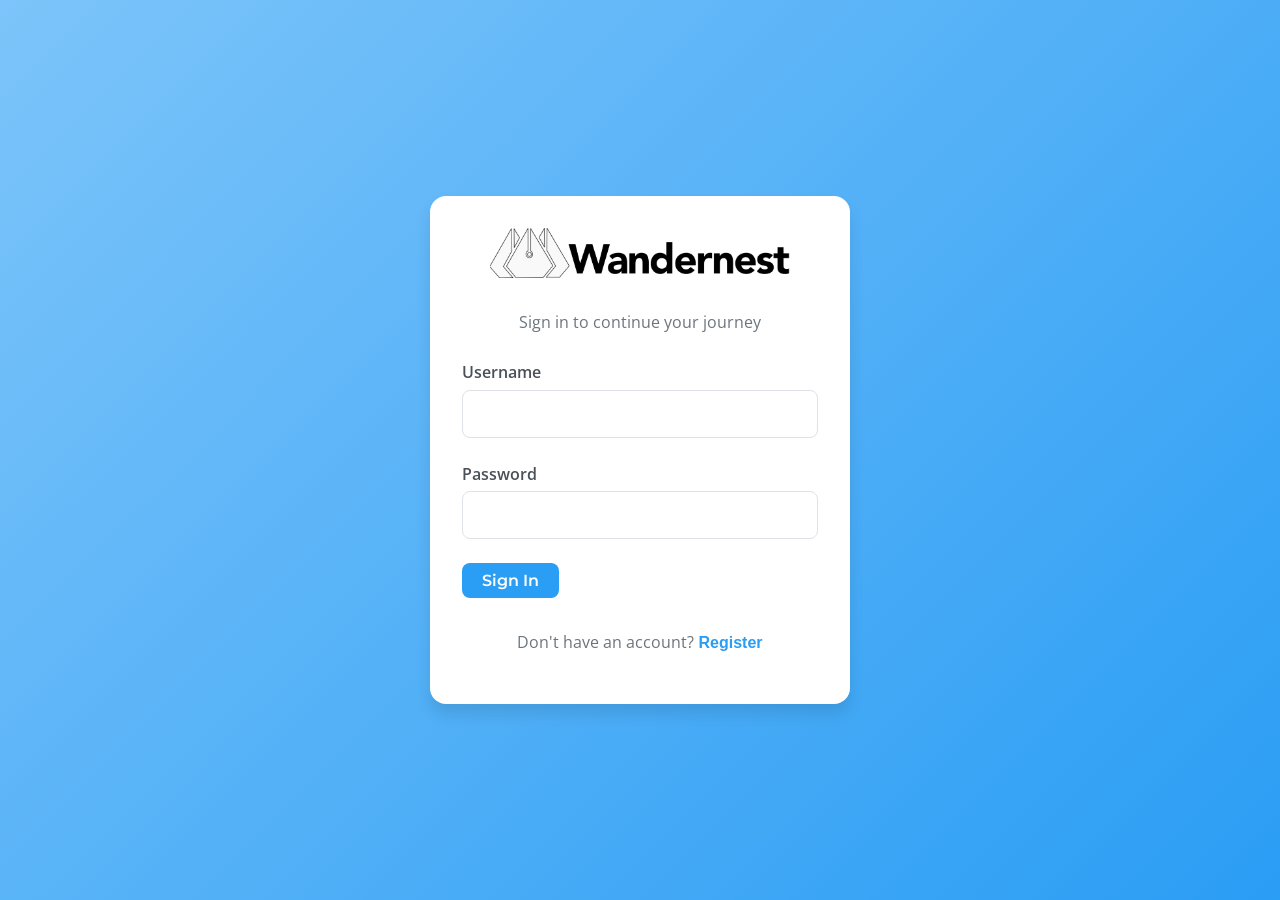
<file: index.html>
<!DOCTYPE html>
<html lang="en">
<head>
  <meta charset="UTF-8">
  <meta name="viewport" content="width=device-width, initial-scale=1.0">
  <title>Travel Journal - Sign In</title>
  <link rel="stylesheet" href="styles/main.css">
  <link rel="stylesheet" href="styles/signin.css">
  <link href="https://fonts.googleapis.com/css2?family=Montserrat:wght@400;600;700&family=Open+Sans:wght@400;600&display=swap" rel="stylesheet">
</head>
<body>
  <div class="container signin-container">
    <div class="signin-card">
      <div class="signin-header">
        <div class="logo">
          <!-- <svg xmlns="http://www.w3.org/2000/svg" width="40" height="40" viewBox="0 0 24 24" fill="none" stroke="currentColor" stroke-width="2" stroke-linecap="round" stroke-linejoin="round" class="lucide lucide-map">
            <polygon points="3 6 9 3 15 6 21 3 21 18 15 21 9 18 3 21"></polygon>
            <line x1="9" x2="9" y1="3" y2="18"></line>
            <line x1="15" x2="15" y1="6" y2="21"></line>
          </svg> -->
          <div class="logo">
            <img src="logo1.png" height="50px" width="300px" >
          </div>
        </div>
        <!-- <h1>Travel Journal</h1> -->
        <p>Sign in to continue your journey</p>
      </div>
      <form id="signin-form">
        <div class="form-group">
          <label for="username">Username</label>
          <input type="text" id="username" name="username" required>
          <span class="error-message" id="username-error"></span>
        </div>
        <div class="form-group">
          <label for="password">Password</label>
          <input type="password" id="password" name="password" required>
          <span class="error-message" id="password-error"></span>
        </div>
        <button type="submit" class="btn btn-primary">Sign In</button>
      </form>
      <div class="signin-footer">
        <p>Don't have an account? <button id="register-toggle" class="text-button">Register</button></p>
      </div>
    </div>
  </div>

  <!-- Registration Modal -->
  <div id="register-modal" class="modal">
    <div class="modal-content">
      <span class="close-button">&times;</span>
      <h2>Create Account</h2>
      <form id="register-form">
        <div class="form-group">
          <label for="reg-username">Username</label>
          <input type="text" id="reg-username" name="reg-username" required>
        </div>
        <div class="form-group">
          <label for="reg-password">Password</label>
          <input type="password" id="reg-password" name="reg-password" required>
        </div>
        <div class="form-group">
          <label for="reg-confirm-password">Confirm Password</label>
          <input type="password" id="reg-confirm-password" name="reg-confirm-password" required>
          <span class="error-message" id="register-error"></span>
        </div>
        <button type="submit" class="btn btn-primary">Register</button>
      </form>
    </div>
  </div>

  <script src="scripts/auth.js"></script>
</body>
</html>
</file>
<file: styles/main.css>
/* Global Styles */
:root {
  --color-primary: #2A9DF4;
  --color-primary-light: #7CC4FA;
  --color-primary-dark: #0870C0;
  --color-secondary: #FF7E5F;
  --color-secondary-light: #FFB5A5;
  --color-secondary-dark: #E55A3B;
  --color-accent: #26C485;
  --color-accent-light: #7EEFC0;
  --color-accent-dark: #0E9963;
  --color-neutral: #F2D096;
  --color-neutral-light: #FBE9C7;
  --color-neutral-dark: #D4AA53;
  
  --color-gray-100: #f8f9fa;
  --color-gray-200: #e9ecef;
  --color-gray-300: #dee2e6;
  --color-gray-400: #ced4da;
  --color-gray-500: #adb5bd;
  --color-gray-600: #6c757d;
  --color-gray-700: #495057;
  --color-gray-800: #343a40;
  --color-gray-900: #212529;
  
  --font-heading: 'Montserrat', sans-serif;
  --font-body: 'Open Sans', sans-serif;
  
  --spacing-xs: 0.25rem;
  --spacing-sm: 0.5rem;
  --spacing-md: 1rem;
  --spacing-lg: 1.5rem;
  --spacing-xl: 2rem;
  --spacing-xxl: 3rem;
  
  --border-radius-sm: 0.25rem;
  --border-radius-md: 0.5rem;
  --border-radius-lg: 1rem;
  
  --shadow-sm: 0 2px 4px rgba(0, 0, 0, 0.05);
  --shadow-md: 0 4px 6px rgba(0, 0, 0, 0.1);
  --shadow-lg: 0 10px 15px rgba(0, 0, 0, 0.1);
  
  --transition-speed: 0.3s;
}

* {
  margin: 0;
  padding: 0;
  box-sizing: border-box;
}

body {
  font-family: var(--font-body);
  line-height: 1.6;
  color: var(--color-gray-800);
  background-color: var(--color-gray-100);
  min-height: 100vh;
  display: flex;
  flex-direction: column;
}

.container {
  width: 100%;
  max-width: 1200px;
  margin: 0 auto;
  padding: var(--spacing-md);
  flex: 1;
}

/* Typography */
h1, h2, h3, h4, h5, h6 {
  font-family: var(--font-heading);
  line-height: 1.2;
  margin-bottom: var(--spacing-md);
  color: var(--color-gray-900);
}

h1 {
  font-size: 2.5rem;
  font-weight: 700;
}

h2 {
  font-size: 2rem;
  font-weight: 600;
}

h3 {
  font-size: 1.5rem;
  font-weight: 600;
}

p {
  margin-bottom: var(--spacing-md);
}

a {
  color: var(--color-primary);
  text-decoration: none;
  transition: color var(--transition-speed);
}

a:hover {
  color: var(--color-primary-dark);
}

/* Buttons */
.btn {
  display: inline-flex;
  align-items: center;
  justify-content: center;
  padding: 0.5rem 1.25rem;
  font-family: var(--font-heading);
  font-weight: 600;
  font-size: 1rem;
  border: none;
  border-radius: var(--border-radius-md);
  cursor: pointer;
  transition: all var(--transition-speed);
  text-decoration: none;
  gap: 0.5rem;
}

.btn svg {
  width: 1.25rem;
  height: 1.25rem;
}

.btn-primary {
  background-color: var(--color-primary);
  color: white;
}

.btn-primary:hover {
  background-color: var(--color-primary-dark);
}

.btn-secondary {
  background-color: var(--color-secondary);
  color: white;
}

.btn-secondary:hover {
  background-color: var(--color-secondary-dark);
}

.btn-outline {
  background-color: transparent;
  color: var(--color-primary);
  border: 2px solid var(--color-primary);
}

.btn-outline:hover {
  background-color: var(--color-primary);
  color: white;
}

.btn-sm {
  padding: 0.25rem 0.75rem;
  font-size: 0.875rem;
}

.text-button {
  background: none;
  border: none;
  color: var(--color-primary);
  font-weight: 600;
  cursor: pointer;
  padding: 0;
  font-size: inherit;
}

.text-button:hover {
  color: var(--color-primary-dark);
  text-decoration: underline;
}

/* Forms */
.form-group {
  margin-bottom: var(--spacing-lg);
}

.form-row {
  display: flex;
  gap: var(--spacing-md);
}

.form-row .form-group {
  flex: 1;
}

label {
  display: block;
  margin-bottom: var(--spacing-xs);
  font-weight: 600;
  color: var(--color-gray-700);
}

input, select, textarea {
  width: 100%;
  padding: 0.75rem;
  font-size: 1rem;
  border: 1px solid var(--color-gray-300);
  border-radius: var(--border-radius-md);
  background-color: white;
  color: var(--color-gray-800);
  font-family: var(--font-body);
  transition: border-color var(--transition-speed);
}

input:focus, select:focus, textarea:focus {
  outline: none;
  border-color: var(--color-primary);
  box-shadow: 0 0 0 3px rgba(42, 157, 244, 0.1);
}

.error-message {
  color: var(--color-secondary-dark);
  font-size: 0.875rem;
  margin-top: var(--spacing-xs);
}

/* Header */
.main-header {
  background-color: white;
  padding: var(--spacing-md) var(--spacing-xl);
  box-shadow: var(--shadow-sm);
  display: flex;
  justify-content: space-between;
  align-items: center;
  position: sticky;
  top: 0;
  max-height: 500px;
}

.logo {
  /* display: flex; */
  align-items: center;
  gap: var(--spacing-sm);
  /* color: var(--color-primary);
  font-family: var(--font-heading);
  font-weight: 600;
  font-size: 1.25rem; */
}

nav {
  display: flex;
  align-items: center;
  gap: var(--spacing-md);
}

.nav-link {
  color: var(--color-gray-700);
  font-weight: 600;
  padding: var(--spacing-xs) var(--spacing-sm);
  border-radius: var(--border-radius-sm);
  transition: all var(--transition-speed);
}

.nav-link:hover {
  color: var(--color-primary);
  background-color: var(--color-gray-100);
}

.nav-link.active {
  color: var(--color-primary);
  border-bottom: 2px solid var(--color-primary);
}

/* Footer */
footer {
  background-color: var(--color-gray-800);
  color: var(--color-gray-200);
  padding: var(--spacing-lg);
  text-align: center;
  margin-top: auto;
}

/* Page Header */
.page-header {
  margin-bottom: var(--spacing-xl);
  text-align: center;
  padding: var(--spacing-lg) 0;
}

.page-header h1 {
  margin-bottom: var(--spacing-sm);
  color: var(--color-primary-dark);
}

.page-header p {
  font-size: 1.125rem;
  color: var(--color-gray-600);
  margin-bottom: var(--spacing-lg);
}

/* Modal */
.modal {
  display: none;
  position: fixed;
  top: 0;
  left: 0;
  width: 100vw;
  height: 100vh;
  background-color: rgba(0, 0, 0, 0.5);
  z-index: 1000;
  overflow-y: auto;
  padding: var(--spacing-md);
  opacity: 1;
  transition: opacity var(--transition-speed);
}

.modal.active {
  /* display: flex;
  align-items: center;
  justify-content: center;
  opacity: 1; */
  display: flex;
  align-items: flex-start; /* changed from center */
  justify-content: center;
  opacity: 1;
  overflow-y: auto;
  padding-top: 5vh; /* Give space at the top */
  padding-bottom: 5vh;
}

.modal-content {
  background-color: white;
  border-radius: var(--border-radius-lg);
  padding: var(--spacing-xl);
  width: 100%;
  max-width: 600px;
  position: relative;
  box-shadow: var(--shadow-lg);
  transform: translateY(20px);
  transition: transform var(--transition-speed);
}

.modal.active .modal-content {
  transform: translateY(0);
}

.close-button {
  position: absolute;
  top: var(--spacing-md);
  right: var(--spacing-md);
  font-size: 1.5rem;
  cursor: pointer;
  color: var(--color-gray-500);
  transition: color var(--transition-speed);
}

.close-button:hover {
  color: var(--color-gray-700);
}

/* Empty State */
.empty-state {
  display: flex;
  flex-direction: column;
  align-items: center;
  justify-content: center;
  padding: var(--spacing-xxl);
  text-align: center;
  color: var(--color-gray-500);
}

.empty-state svg {
  margin-bottom: var(--spacing-lg);
  color: var(--color-gray-400);
}

.empty-state h3 {
  margin-bottom: var(--spacing-sm);
  color: var(--color-gray-700);
}

/* Responsive */
@media (max-width: 768px) {
  h1 {
    font-size: 2rem;
  }
  
  h2 {
    font-size: 1.75rem;
  }
  
  h3 {
    font-size: 1.25rem;
  }
  
  .main-header {
    padding: var(--spacing-md);
    flex-direction: column;
    gap: var(--spacing-md);
  }
  
  nav {
    flex-wrap: wrap;
    justify-content: center;
  }
  
  .form-row {
    flex-direction: column;
    gap: 0;
  }
  
  .modal-content {
    padding: var(--spacing-lg);
  }
}

/* Animations */
@keyframes fadeIn {
  from {
    opacity: 0;
  }
  to {
    opacity: 1;
  }
}

@keyframes slideUp {
  from {
    transform: translateY(20px);
    opacity: 0;
  }
  to {
    transform: translateY(0);
    opacity: 1;
  }
}

.fade-in {
  animation: fadeIn var(--transition-speed) ease-in-out;
}

.slide-up {
  animation: slideUp var(--transition-speed) ease-out;
}
</file>
<file: styles/signin.css>
/* Sign In Page Styles */
body {
  background: linear-gradient(135deg, var(--color-primary-light) 0%, var(--color-primary) 100%);
  display: flex;
  align-items: center;
  justify-content: center;
  min-height: 100vh;
}

.signin-container {
  display: flex;
  justify-content: center;
  align-items: center;
  min-height: 100vh;
  min-width: 120vh;
}

.signin-card {
  background-color: white;
  border-radius: var(--border-radius-lg);
  box-shadow: var(--shadow-lg);
  width: 100%;
  max-width: 420px;
  padding: var(--spacing-xl);
  animation: fadeIn 0.8s ease-out;
}

.signin-header {
  text-align: center;
  margin-bottom: var(--spacing-lg);
}

.signin-header .logo {
  display: flex;
  justify-content: center;
  margin-bottom: var(--spacing-md);
}

.signin-header .logo svg {
  width: 3rem;
  height: 3rem;
}

.signin-header h1 {
  color: var(--color-primary-dark);
  margin-bottom: var(--spacing-xs);
}

.signin-header p {
  color: var(--color-gray-600);
}

.signin-form {
  margin-bottom: var(--spacing-lg);
}

.signin-footer {
  text-align: center;
  margin-top: var(--spacing-xl);
  color: var(--color-gray-600);
}

@keyframes float {
  0% {
    transform: translateY(0px);
  }
  50% {
    transform: translateY(-10px);
  }
  100% {
    transform: translateY(0px);
  }
}

.signin-card .logo svg {
  animation: float 3s ease-in-out infinite;
}

/* Modal Styles for Registration */
#register-modal .modal-content {
  max-width: 450px;
}
</file>
<file: styles/diary.css>
/* Diary Page Styles */
.entries-container {
  max-width: 800px;
  margin: 0 auto;
  display: flex;
  flex-direction: column;
  gap: var(--spacing-lg);
}

.entry-card {
  background-color: white;
  border-radius: var(--border-radius-md);
  box-shadow: var(--shadow-md);
  overflow: hidden;
  transition: transform var(--transition-speed), box-shadow var(--transition-speed);
  cursor: pointer;
  animation: fadeIn 0.5s ease-out;
}

.entry-card:hover {
  transform: translateY(-5px);
  box-shadow: var(--shadow-lg);
}

.entry-header {
  padding: var(--spacing-md);
  border-bottom: 1px solid var(--color-gray-200);
  display: flex;
  justify-content: space-between;
  align-items: center;
}

.entry-title {
  font-weight: 600;
  color: var(--color-gray-800);
  font-size: 1.25rem;
  margin: 0;
}

.entry-meta {
  display: flex;
  align-items: center;
  gap: var(--spacing-md);
}

.entry-date {
  color: var(--color-gray-600);
  font-size: 0.875rem;
}

.mood-tag {
  padding: 0.25rem 0.75rem;
  border-radius: 50px;
  font-size: 0.75rem;
  font-weight: 600;
  text-transform: uppercase;
}

.mood-excited {
  background-color: rgba(255, 126, 95, 0.1);
  color: var(--color-secondary);
}

.mood-happy {
  background-color: rgba(255, 193, 7, 0.1);
  color: #FF9800;
}

.mood-peaceful {
  background-color: rgba(38, 196, 133, 0.1);
  color: var(--color-accent);
}

.mood-nostalgic {
  background-color: rgba(156, 39, 176, 0.1);
  color: #9C27B0;
}

.mood-tired {
  background-color: rgba(33, 150, 243, 0.1);
  color: var(--color-primary);
}

.mood-anxious {
  background-color: rgba(158, 158, 158, 0.1);
  color: #757575;
}

.entry-preview {
  padding: var(--spacing-md);
  color: var(--color-gray-700);
  max-height: 100px;
  overflow: hidden;
  text-overflow: ellipsis;
  display: -webkit-box;
  -webkit-line-clamp: 3;
  -webkit-box-orient: vertical;
}

/* Add Entry Modal */
#entry-modal .modal-content {
  max-width: 700px;
}

/* Entry Detail Modal */
.entry-detail-content {
  max-width: 800px;
}

#detailed-entry-container {
  padding: var(--spacing-md) 0;
}

#detailed-title {
  color: var(--color-gray-800);
  margin-bottom: var(--spacing-sm);
}

#detailed-entry-container .entry-meta {
  margin-bottom: var(--spacing-lg);
}

.entry-content {
  color: var(--color-gray-700);
  line-height: 1.7;
  white-space: pre-wrap;
}

@media (max-width: 768px) {
  .entry-header {
    flex-direction: column;
    align-items: flex-start;
    gap: var(--spacing-xs);
  }
  
  .entry-meta {
    width: 100%;
    justify-content: space-between;
  }
}

/* Animation for new entries */
@keyframes entryAppear {
  from {
    opacity: 0;
    transform: translateY(20px);
  }
  to {
    opacity: 1;
    transform: translateY(0);
  }
}

.entry-appear {
  animation: entryAppear 0.4s ease-out;
}
</file>
<file: styles/gallery.css>
/* Gallery Page Styles */
.gallery-grid {
  display: grid;
  grid-template-columns: repeat(auto-fill, minmax(250px, 1fr));
  gap: var(--spacing-lg);
  margin-bottom: var(--spacing-xxl);
}

.photo-card {
  background-color: white;
  border-radius: var(--border-radius-md);
  box-shadow: var(--shadow-md);
  overflow: hidden;
  transition: transform var(--transition-speed), box-shadow var(--transition-speed);
  cursor: pointer;
  position: relative;
  animation: fadeIn 0.5s ease-out;
  height: 100%;
  display: flex;
  flex-direction: column;
}

.photo-card:hover {
  transform: translateY(-5px);
  box-shadow: var(--shadow-lg);
}

.photo-card .photo-img {
  width: 100%;
  height: 200px;
  object-fit: cover;
  transition: all var(--transition-speed);
}

.photo-card:hover .photo-img {
  transform: scale(1.05);
}

.photo-info {
  padding: var(--spacing-md);
  background-color: white;
  flex-grow: 1;
  display: flex;
  flex-direction: column;
}

.photo-caption {
  font-weight: 600;
  margin-bottom: var(--spacing-xs);
  color: var(--color-gray-800);
}

.photo-date {
  color: var(--color-gray-600);
  font-size: 0.875rem;
}

/* Add Photo Modal */
#photo-modal .modal-content {
  max-width: 500px;
}

.photo-preview {
  margin-top: var(--spacing-md);
  border-radius: var(--border-radius-md);
  overflow: hidden;
  max-height: 250px;
  display: flex;
  justify-content: center;
  align-items: center;
  background-color: var(--color-gray-200);
}

.photo-preview img {
  max-width: 100%;
  max-height: 250px;
  object-fit: contain;
}

/* Photo Detail Modal */
.photo-detail-content {
  max-width: 800px;
  padding: var(--spacing-xl);
}

#detailed-photo-container {
  display: flex;
  flex-direction: column;
  align-items: center;
}

#detailed-photo {
  max-width: 100%;
  max-height: 70vh;
  object-fit: contain;
  border-radius: var(--border-radius-md);
  margin-bottom: var(--spacing-lg);
}

.photo-info {
  text-align: center;
  width: 100%;
}

#detailed-caption {
  font-size: 1.25rem;
  margin-bottom: var(--spacing-xs);
}

#detailed-date {
  color: var(--color-gray-600);
}

@media (max-width: 768px) {
  .gallery-grid {
    grid-template-columns: repeat(auto-fill, minmax(150px, 1fr));
    gap: var(--spacing-md);
  }
  
  .photo-card .photo-img {
    height: 150px;
  }
  
  .photo-info {
    padding: var(--spacing-sm);
  }
  
  .photo-detail-content {
    padding: var(--spacing-md);
  }
}

/* Animation for new photos */
@keyframes photoAppear {
  from {
    opacity: 0;
    transform: scale(0.8);
  }
  to {
    opacity: 1;
    transform: scale(1);
  }
}

.photo-appear {
  animation: photoAppear 0.4s ease-out;
}
</file>
<file: styles/home.css>
/* Home Page Styles */
.welcome-section {
  text-align: center;
  margin-bottom: var(--spacing-xxl);
  padding: var(--spacing-xl) 0;
  animation: fadeIn 0.8s ease-out;
}

.welcome-section h1 {
  color: var(--color-primary-dark);
  font-size: 2.5rem;
  margin-bottom: var(--spacing-md);
}

.welcome-section p {
  color: var(--color-gray-600);
  font-size: 1.25rem;
}

.dashboard {
  display: grid;
  grid-template-columns: repeat(auto-fit, minmax(300px, 1fr));
  gap: var(--spacing-xl);
  margin-bottom: var(--spacing-xxl);
}

.card {
  background-color: white;
  border-radius: var(--border-radius-lg);
  box-shadow: var(--shadow-md);
  padding: var(--spacing-xl);
  text-align: center;
  transition: transform var(--transition-speed), box-shadow var(--transition-speed);
  position: relative;
  overflow: hidden;
  height: 100%;
  display: flex;
  flex-direction: column;
  justify-content: center;
  align-items: center;
  animation: slideUp 0.6s ease-out;
  animation-fill-mode: both;
}

.card:nth-child(1) {
  animation-delay: 0.1s;
}

.card:nth-child(2) {
  animation-delay: 0.3s;
}

.card:nth-child(3) {
  animation-delay: 0.5s;
}

.card:hover {
  transform: translateY(-5px);
  box-shadow: var(--shadow-lg);
}

.card::before {
  content: '';
  position: absolute;
  top: 0;
  left: 0;
  width: 100%;
  height: 5px;
  transition: all var(--transition-speed);
}

#photo-card::before {
  background-color: var(--color-primary);
}

#diary-card::before {
  background-color: var(--color-secondary);
}

#travel-card::before {
  background-color: var(--color-accent);
}

.card:hover::before {
  height: 8px;
}

.card-icon {
  margin-bottom: var(--spacing-lg);
  display: flex;
  justify-content: center;
  align-items: center;
  width: 80px;
  height: 80px;
  border-radius: 50%;
  transition: all var(--transition-speed);
}

#photo-card .card-icon {
  color: var(--color-primary);
  background-color: rgba(42, 157, 244, 0.1);
}

#diary-card .card-icon {
  color: var(--color-secondary);
  background-color: rgba(255, 126, 95, 0.1);
}

#travel-card .card-icon {
  color: var(--color-accent);
  background-color: rgba(38, 196, 133, 0.1);
}

.card h2 {
  color: var(--color-gray-800);
  margin-bottom: var(--spacing-sm);
}

.card p {
  color: var(--color-gray-600);
  margin-bottom: var(--spacing-lg);
}

.card-link {
  display: inline-block;
  font-weight: 600;
  padding: var(--spacing-sm) var(--spacing-lg);
  border-radius: var(--border-radius-md);
  transition: all var(--transition-speed);
}

#photo-card .card-link {
  color: var(--color-primary);
  border: 2px solid var(--color-primary);
}

#photo-card .card-link:hover {
  background-color: var(--color-primary);
  color: white;
}

#diary-card .card-link {
  color: var(--color-secondary);
  border: 2px solid var(--color-secondary);
}

#diary-card .card-link:hover {
  background-color: var(--color-secondary);
  color: white;
}

#travel-card .card-link {
  color: var(--color-accent);
  border: 2px solid var(--color-accent);
}

#travel-card .card-link:hover {
  background-color: var(--color-accent);
  color: white;
}

@media (max-width: 768px) {
  .welcome-section {
    padding: var(--spacing-lg) 0;
  }
  
  .welcome-section h1 {
    font-size: 2rem;
  }
  
  .dashboard {
    grid-template-columns: 1fr;
    gap: var(--spacing-lg);
  }
  
  .card {
    padding: var(--spacing-lg);
  }
}
</file>
<file: styles/travel.css>
/* Travel Logs Page Styles */
.travel-sections {
  display: grid;
  grid-template-columns: repeat(auto-fit, minmax(400px, 1fr));
  gap: var(--spacing-xl);
  margin-bottom: var(--spacing-xxl);
}

.upcoming-trips, .past-trips {
  background-color: white;
  border-radius: var(--border-radius-lg);
  box-shadow: var(--shadow-md);
  padding: var(--spacing-lg);
}

.upcoming-trips h2, .past-trips h2 {
  margin-bottom: var(--spacing-lg);
  color: var(--color-primary-dark);
  text-align: center;
}

.logs-container {
  display: flex;
  flex-direction: column;
  gap: var(--spacing-md);
}

.log-card {
  background-color: var(--color-gray-100);
  border-radius: var(--border-radius-md);
  box-shadow: var(--shadow-sm);
  padding: var(--spacing-md);
  cursor: pointer;
  transition: all var(--transition-speed);
  animation: fadeIn 0.5s ease-out;
}

.log-card:hover {
  transform: translateY(-3px);
  box-shadow: var(--shadow-md);
}

.log-destination {
  font-weight: 600;
  color: var(--color-gray-800);
  font-size: 1.1rem;
  margin-bottom: var(--spacing-xs);
}

.log-dates {
  color: var(--color-gray-600);
  font-size: 0.875rem;
  margin-bottom: var(--spacing-sm);
}

.activities-tags {
  display: flex;
  flex-wrap: wrap;
  gap: var(--spacing-xs);
  margin-top: var(--spacing-sm);
}

.activity-tag {
  padding: 0.25rem 0.5rem;
  background-color: var(--color-primary-light);
  color: var(--color-primary-dark);
  border-radius: 50px;
  font-size: 0.75rem;
  font-weight: 600;
}

/* Timeline */
.timeline-container {
  margin-top: var(--spacing-xxl);
  padding: var(--spacing-xl) 0;
}

.timeline-container h2 {
  margin-bottom: var(--spacing-xl);
  text-align: center;
  color: var(--color-gray-800);
}

.timeline {
  position: relative;
  max-width: 800px;
  margin: 0 auto;
}

.timeline::after {
  content: '';
  position: absolute;
  width: 4px;
  background-color: var(--color-gray-300);
  top: 0;
  bottom: 0;
  left: 50%;
  margin-left: -2px;
  border-radius: 4px;
}

.timeline-item {
  position: relative;
  width: 50%;
  padding: var(--spacing-md) var(--spacing-xl);
  animation: fadeIn 0.8s ease-out;
}

.timeline-item::after {
  content: '';
  position: absolute;
  width: 20px;
  height: 20px;
  right: -10px;
  background-color: var(--color-neutral);
  border: 4px solid var(--color-primary);
  top: 22px;
  border-radius: 50%;
  z-index: 1;
}

.timeline-item:nth-child(odd) {
  left: 0;
}

.timeline-item:nth-child(even) {
  left: 50%;
}

.timeline-item:nth-child(even)::after {
  left: -10px;
}

.timeline-content {
  background-color: white;
  padding: var(--spacing-md);
  border-radius: var(--border-radius-md);
  box-shadow: var(--shadow-md);
  position: relative;
}

.timeline-content::after {
  content: '';
  position: absolute;
  width: 0;
  height: 0;
  top: 22px;
  border: 10px solid transparent;
}

.timeline-item:nth-child(odd) .timeline-content::after {
  border-left-color: white;
  right: -20px;
}

.timeline-item:nth-child(even) .timeline-content::after {
  border-right-color: white;
  left: -20px;
}

.timeline-date {
  color: var(--color-primary);
  font-weight: 600;
  margin-bottom: var(--spacing-xs);
}

.timeline-destination {
  font-weight: 600;
  margin-bottom: var(--spacing-xs);
  color: var(--color-gray-800);
}

/* Add Log Modal */
.log-modal-content {
  max-width: 800px;
}

.itinerary-section {
  margin-top: var(--spacing-lg);
  padding-top: var(--spacing-lg);
  border-top: 1px solid var(--color-gray-200);
}

.itinerary-section h3 {
  margin-bottom: var(--spacing-md);
}

#itinerary-container {
  display: flex;
  flex-direction: column;
  gap: var(--spacing-md);
  margin-bottom: var(--spacing-md);
}

.itinerary-day {
  background-color: var(--color-gray-100);
  padding: var(--spacing-md);
  border-radius: var(--border-radius-md);
}

.itinerary-day h4 {
  margin-bottom: var(--spacing-sm);
  color: var(--color-gray-700);
}

.itinerary-text {
  width: 100%;
  background-color: white;
  border: 1px solid var(--color-gray-300);
}

/* Log Detail Modal */
.log-detail-content {
  max-width: 800px;
}

#detailed-log-container {
  padding: var(--spacing-md) 0;
}

#detailed-destination {
  margin-bottom: var(--spacing-sm);
  color: var(--color-primary-dark);
}

.log-meta {
  margin-bottom: var(--spacing-lg);
  color: var(--color-gray-600);
}

.log-activities, .log-notes, .log-itinerary {
  margin-bottom: var(--spacing-xl);
}

.log-activities h3, .log-notes h3, .log-itinerary h3 {
  margin-bottom: var(--spacing-md);
  color: var(--color-gray-700);
  font-size: 1.25rem;
}

.log-itinerary-day {
  background-color: var(--color-gray-100);
  padding: var(--spacing-md);
  border-radius: var(--border-radius-md);
  margin-bottom: var(--spacing-md);
}

.log-itinerary-day h4 {
  margin-bottom: var(--spacing-xs);
  color: var(--color-gray-700);
}

.log-itinerary-content {
  color: var(--color-gray-700);
  white-space: pre-wrap;
}

@media (max-width: 768px) {
  .travel-sections {
    grid-template-columns: 1fr;
    gap: var(--spacing-lg);
  }
  
  .timeline::after {
    left: 20px;
  }
  
  .timeline-item {
    width: 100%;
    padding-left: 50px;
    padding-right: 0;
  }
  
  .timeline-item::after {
    left: 10px;
    right: auto;
  }
  
  .timeline-item:nth-child(even) {
    left: 0;
  }
  
  .timeline-item:nth-child(odd) .timeline-content::after,
  .timeline-item:nth-child(even) .timeline-content::after {
    left: -20px;
    border-right-color: white;
    border-left-color: transparent;
  }
}

/* Animation for new logs */
@keyframes logAppear {
  from {
    opacity: 0;
    transform: translateY(10px);
  }
  to {
    opacity: 1;
    transform: translateY(0);
  }
}

.log-appear {
  animation: logAppear 0.4s ease-out;
}
</file>
